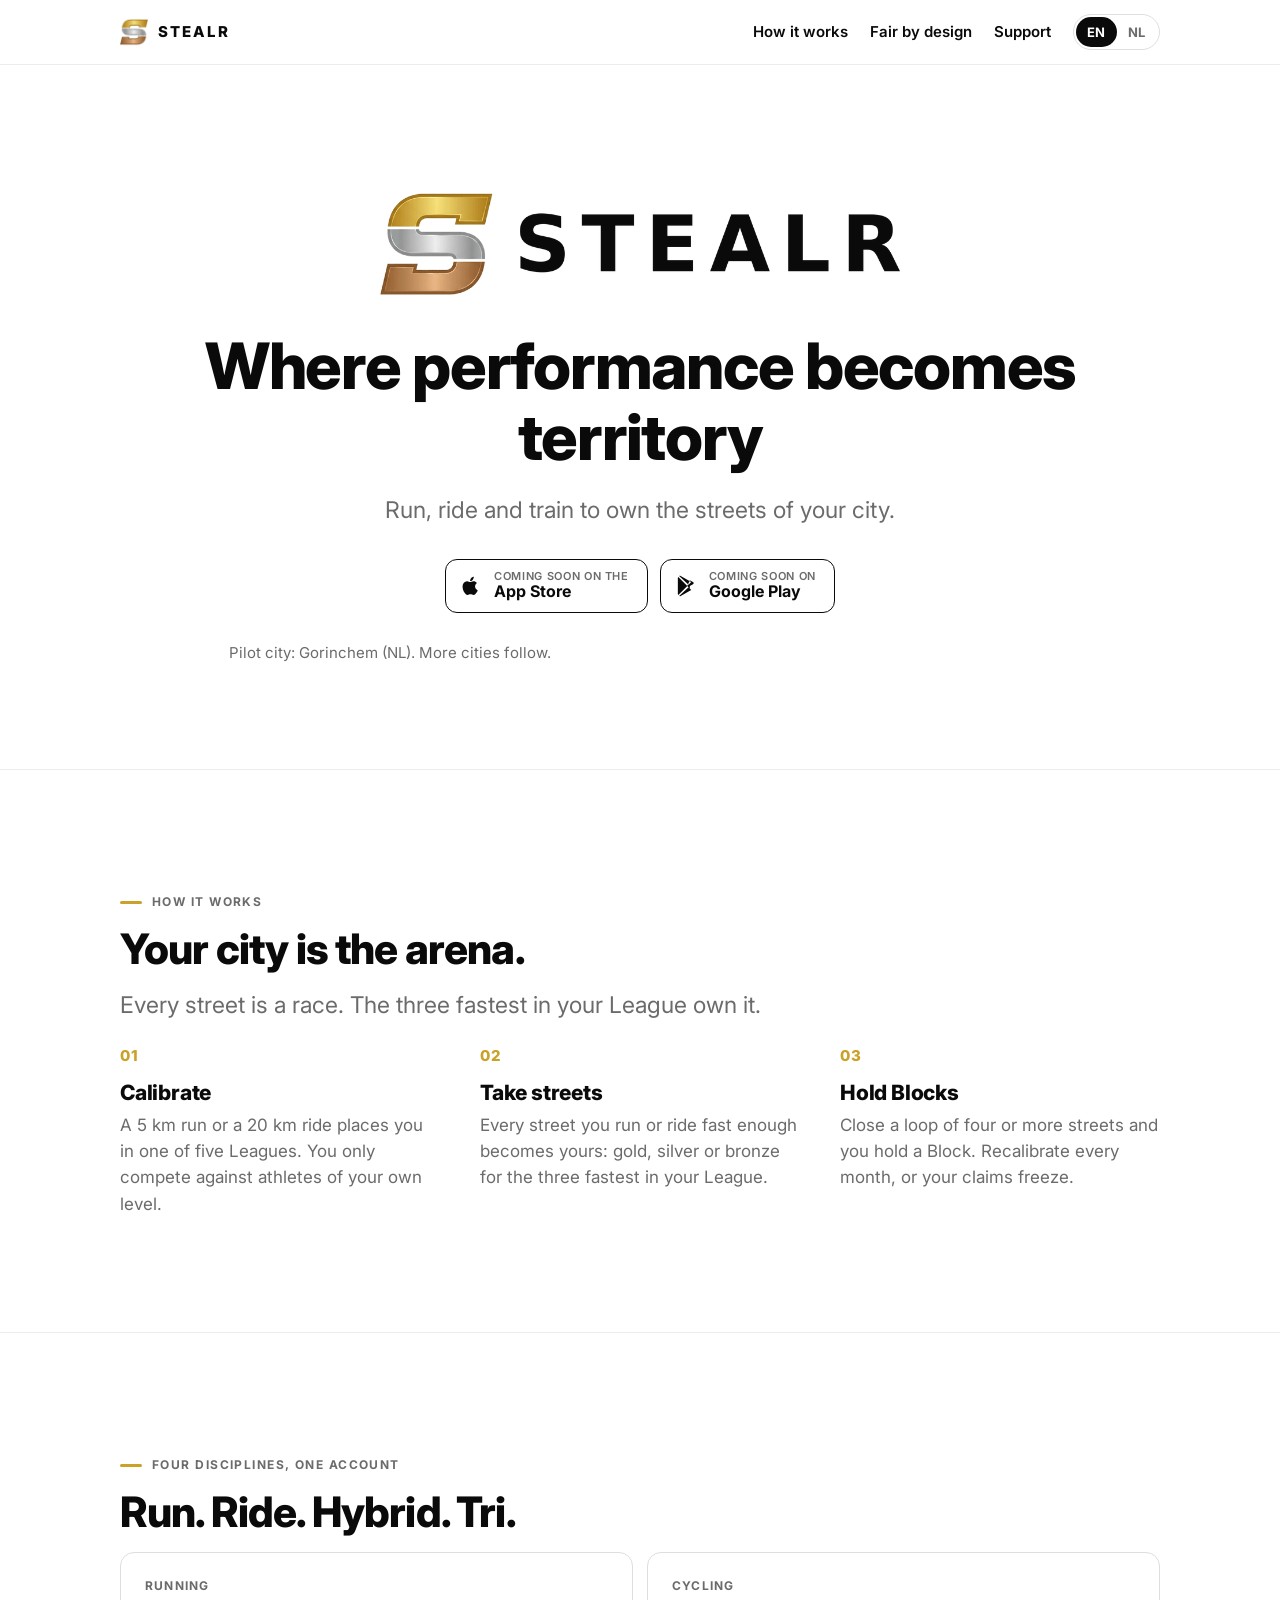
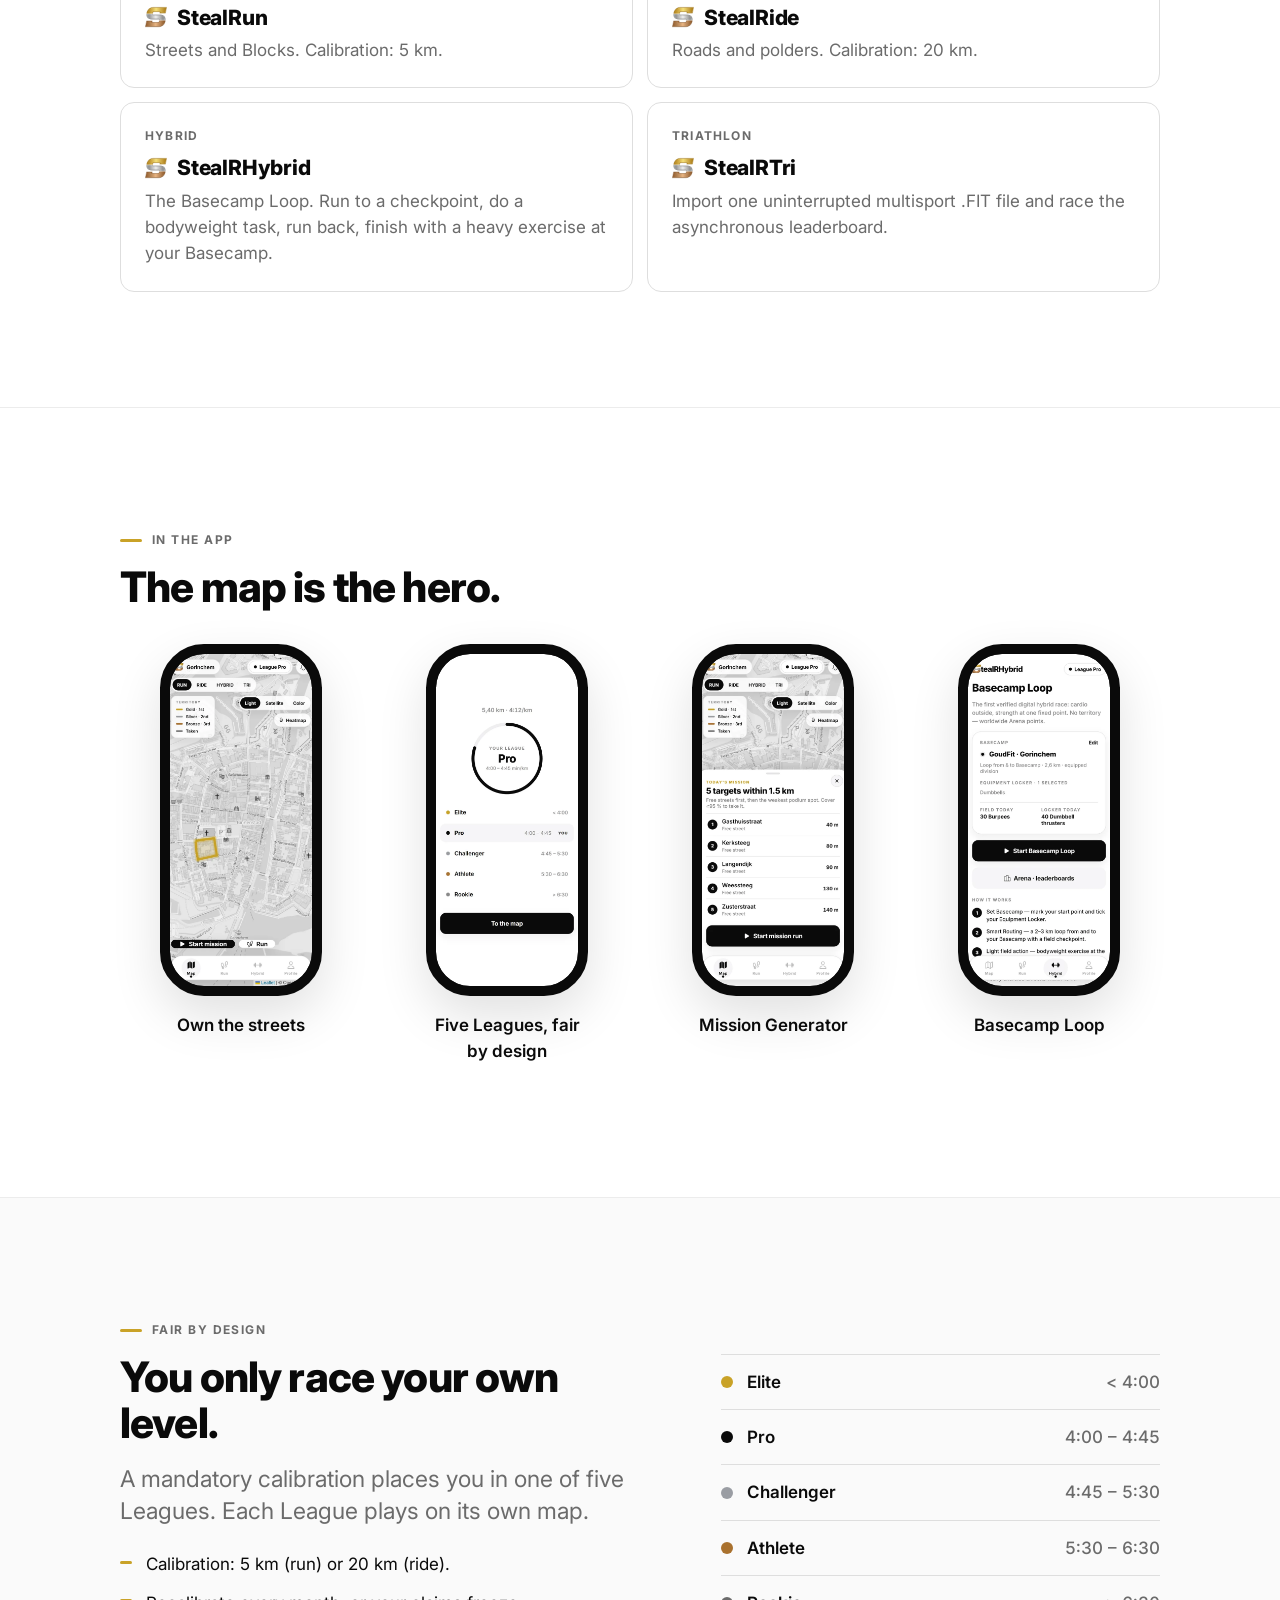
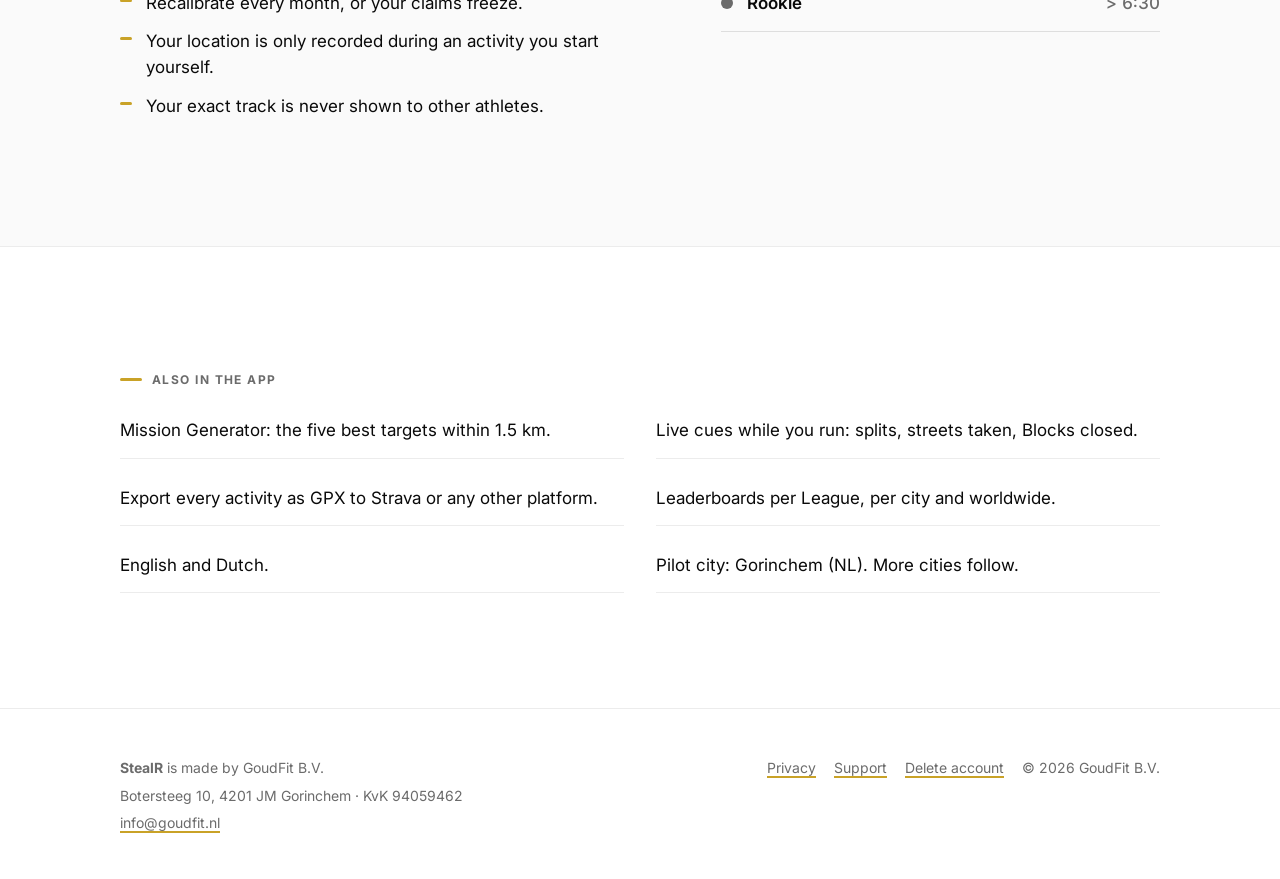
<file: index.html>
<!DOCTYPE html>
<html lang="en">
<head>
<meta charset="utf-8">
<meta name="viewport" content="width=device-width, initial-scale=1">
<title>StealR — Where performance becomes territory</title>
<meta name="description" content="StealR turns your city into an arena. Run, ride and train to own the streets of your city. Five Leagues, fair by design.">
<!-- DOMAIN: vervang https://stealr.app/ overal in site/ zodra het domein vaststaat -->
<link rel="canonical" href="https://stealr.app/">
<meta property="og:type" content="website">
<meta property="og:title" content="StealR — Where performance becomes territory">
<meta property="og:description" content="Run, ride and train to own the streets of your city.">
<meta property="og:image" content="https://stealr.app/img/og-image.png">
<meta property="og:image:width" content="1200">
<meta property="og:image:height" content="630">
<meta property="og:url" content="https://stealr.app/">
<meta name="twitter:card" content="summary_large_image">
<meta name="theme-color" content="#FFFFFF">
<link rel="icon" href="favicon.ico" sizes="32x32">
<link rel="icon" href="img/favicon-32.png" type="image/png" sizes="32x32">
<link rel="apple-touch-icon" href="img/apple-touch-icon.png">
<link rel="preconnect" href="https://fonts.googleapis.com">
<link rel="preconnect" href="https://fonts.gstatic.com" crossorigin>
<link rel="stylesheet" href="https://fonts.googleapis.com/css2?family=Inter:wght@400;500;600;700;800&display=swap">
<link rel="stylesheet" href="css/site.css">
<script src="js/lang.js"></script>
</head>
<body>

<header class="top">
  <div class="wrap">
    <a class="brand" href="./" aria-label="StealR home"><img src="img/logo-s.png" alt="" width="28" height="28">STEALR</a>
    <nav class="nav" aria-label="Site">
      <a class="hide-s" href="#how"><span class="en">How it works</span><span class="nl" lang="nl">Hoe het werkt</span></a>
      <a class="hide-s" href="#fair"><span class="en">Fair by design</span><span class="nl" lang="nl">Eerlijk van opzet</span></a>
      <a href="support.html">Support</a>
      <div class="lang" role="group" aria-label="Language">
        <button type="button" data-lang="en" aria-pressed="true" lang="en">EN</button>
        <button type="button" data-lang="nl" aria-pressed="false" lang="nl">NL</button>
      </div>
    </nav>
  </div>
</header>

<main>

<section class="hero">
  <div class="wrap">
    <img class="wordmark" src="img/wordmark.png" alt="StealR" width="900" height="202">
    <h1>
      <span class="en">Where performance becomes territory</span>
      <span class="nl" lang="nl">Waar prestatie gebied wordt</span>
    </h1>
    <p class="lead">
      <span class="en">Run, ride and train to own the streets of your city.</span>
      <span class="nl" lang="nl">Ren, fiets en train om de straten van je stad te bezitten.</span>
    </p>
    <ul class="badges" aria-label="App stores">
      <li><span class="badge"><svg viewBox="0 0 24 24" aria-hidden="true" fill="currentColor"><path d="M16.4 12.6c0-2.5 2-3.7 2.1-3.8-1.2-1.7-3-1.9-3.6-2-1.5-.2-3 .9-3.8.9-.8 0-2-.9-3.3-.9-1.7 0-3.2 1-4.1 2.5-1.8 3.1-.5 7.6 1.3 10.1.9 1.2 1.9 2.6 3.2 2.5 1.3-.1 1.8-.8 3.3-.8s2 .8 3.3.8c1.4 0 2.3-1.2 3.1-2.5 1-1.4 1.4-2.8 1.4-2.9-.1 0-2.9-1.1-2.9-3.9zM14 5.2c.7-.8 1.2-2 1-3.2-1 0-2.2.7-2.9 1.5-.6.7-1.2 1.9-1.1 3.1 1.2.1 2.3-.6 3-1.4z"/></svg><span><small><span class="en">Coming soon on the</span><span class="nl" lang="nl">Binnenkort in de</span></small><b>App Store</b></span></span></li>
      <li><span class="badge"><svg viewBox="0 0 24 24" aria-hidden="true" fill="currentColor"><path d="M3.6 2.2 13.4 12l-9.8 9.8c-.3-.2-.5-.6-.5-1.1V3.3c0-.5.2-.9.5-1.1zm11.2 11.2 2.9 2.9-11.5 6.6c-.6.3-1.2.3-1.7.1l10.3-9.6zm0-2.8L4.5 1c.5-.2 1.1-.2 1.7.1l11.5 6.6-2.9 2.9zm1.4 1.4 3.4-2c1.1-.6 1.1-1.6 0-2.3l-3.4-2L13.4 12l2.8 2.9z"/></svg><span><small><span class="en">Coming soon on</span><span class="nl" lang="nl">Binnenkort op</span></small><b>Google Play</b></span></span></li>
    </ul>
    <p class="pilot">
      <span class="en">Pilot city: Gorinchem (NL). More cities follow.</span>
      <span class="nl" lang="nl">Pilotstad: Gorinchem. Meer steden volgen.</span>
    </p>
  </div>
</section>

<section id="how">
  <div class="wrap">
    <p class="eyebrow"><span class="en">How it works</span><span class="nl" lang="nl">Hoe het werkt</span></p>
    <h2><span class="en">Your city is the arena.</span><span class="nl" lang="nl">Je stad is de arena.</span></h2>
    <p class="lead">
      <span class="en">Every street is a race. The three fastest in your League own it.</span>
      <span class="nl" lang="nl">Elke straat is een race. De drie snelsten in jouw League bezitten haar.</span>
    </p>
    <ol class="steps">
      <li>
        <h3><span class="en">Calibrate</span><span class="nl" lang="nl">Kalibreer</span></h3>
        <p><span class="en">A 5 km run or a 20 km ride places you in one of five Leagues. You only compete against athletes of your own level.</span><span class="nl" lang="nl">Een run van 5 km of een rit van 20 km plaatst je in een van vijf Leagues. Je strijdt alleen tegen atleten van je eigen niveau.</span></p>
      </li>
      <li>
        <h3><span class="en">Take streets</span><span class="nl" lang="nl">Pak straten</span></h3>
        <p><span class="en">Every street you run or ride fast enough becomes yours: gold, silver or bronze for the three fastest in your League.</span><span class="nl" lang="nl">Elke straat die je snel genoeg rent of fietst wordt van jou: goud, zilver of brons voor de drie snelsten in jouw League.</span></p>
      </li>
      <li>
        <h3><span class="en">Hold Blocks</span><span class="nl" lang="nl">Bezit Blocks</span></h3>
        <p><span class="en">Close a loop of four or more streets and you hold a Block. Recalibrate every month, or your claims freeze.</span><span class="nl" lang="nl">Sluit een lus van vier of meer straten en je bezit een Block. Herkalibreer elke maand, anders bevriezen je claims.</span></p>
      </li>
    </ol>
  </div>
</section>

<section id="disciplines">
  <div class="wrap">
    <p class="eyebrow"><span class="en">Four disciplines, one account</span><span class="nl" lang="nl">Vier disciplines, één account</span></p>
    <h2><span class="en">Run. Ride. Hybrid. Tri.</span><span class="nl" lang="nl">Run. Ride. Hybrid. Tri.</span></h2>
    <ul class="disc">
      <li>
        <p class="tag"><span class="en">Running</span><span class="nl" lang="nl">Hardlopen</span></p>
        <h3><img src="img/logo-s.png" alt="" width="22" height="22">StealRun</h3>
        <p><span class="en">Streets and Blocks. Calibration: 5 km.</span><span class="nl" lang="nl">Straten en Blocks. Kalibratie: 5 km.</span></p>
      </li>
      <li>
        <p class="tag"><span class="en">Cycling</span><span class="nl" lang="nl">Fietsen</span></p>
        <h3><img src="img/logo-s.png" alt="" width="22" height="22">StealRide</h3>
        <p><span class="en">Roads and polders. Calibration: 20 km.</span><span class="nl" lang="nl">Wegen en polders. Kalibratie: 20 km.</span></p>
      </li>
      <li>
        <p class="tag"><span class="en">Hybrid</span><span class="nl" lang="nl">Hybride</span></p>
        <h3><img src="img/logo-s.png" alt="" width="22" height="22">StealRHybrid</h3>
        <p><span class="en">The Basecamp Loop. Run to a checkpoint, do a bodyweight task, run back, finish with a heavy exercise at your Basecamp.</span><span class="nl" lang="nl">De Basecamp Loop. Ren naar een checkpoint, doe een bodyweight-opdracht, ren terug en sluit af met een zware oefening bij je Basecamp.</span></p>
      </li>
      <li>
        <p class="tag"><span class="en">Triathlon</span><span class="nl" lang="nl">Triatlon</span></p>
        <h3><img src="img/logo-s.png" alt="" width="22" height="22">StealRTri</h3>
        <p><span class="en">Import one uninterrupted multisport .FIT file and race the asynchronous leaderboard.</span><span class="nl" lang="nl">Importeer één ononderbroken multisport-.FIT en race op de asynchrone ranglijst.</span></p>
      </li>
    </ul>
  </div>
</section>

<section id="app">
  <div class="wrap">
    <p class="eyebrow"><span class="en">In the app</span><span class="nl" lang="nl">In de app</span></p>
    <h2><span class="en">The map is the hero.</span><span class="nl" lang="nl">De kaart is de held.</span></h2>
    <ul class="phones">
      <li><figure>
        <div class="phone"><img src="img/01-map.webp" alt="StealR map of Gorinchem with a gold Block in the city centre" width="600" height="1305" loading="lazy"></div>
        <figcaption><span class="en">Own the streets</span><span class="nl" lang="nl">Bezit de straten</span></figcaption>
      </figure></li>
      <li><figure>
        <div class="phone"><img src="img/02-league.webp" alt="Calibration result: your League is Pro, 4:00 to 4:45 min/km" width="600" height="1305" loading="lazy"></div>
        <figcaption><span class="en">Five Leagues, fair by design</span><span class="nl" lang="nl">Vijf Leagues, eerlijk van opzet</span></figcaption>
      </figure></li>
      <li><figure>
        <div class="phone"><img src="img/03-mission.webp" alt="Mission Generator: five targets within 1.5 km, listed by distance" width="600" height="1305" loading="lazy"></div>
        <figcaption><span class="en">Mission Generator</span><span class="nl" lang="nl">Mission Generator</span></figcaption>
      </figure></li>
      <li><figure>
        <div class="phone"><img src="img/04-hybrid.webp" alt="StealRHybrid Basecamp Loop setup with Equipment Locker" width="600" height="1305" loading="lazy"></div>
        <figcaption><span class="en">Basecamp Loop</span><span class="nl" lang="nl">Basecamp Loop</span></figcaption>
      </figure></li>
    </ul>
  </div>
</section>

<section id="fair" class="fair">
  <div class="wrap">
    <p class="eyebrow"><span class="en">Fair by design</span><span class="nl" lang="nl">Eerlijk van opzet</span></p>
    <div class="grid">
      <div>
        <h2><span class="en">You only race your own level.</span><span class="nl" lang="nl">Je racet alleen tegen je eigen niveau.</span></h2>
        <p class="lead">
          <span class="en">A mandatory calibration places you in one of five Leagues. Each League plays on its own map.</span>
          <span class="nl" lang="nl">Een verplichte kalibratie plaatst je in een van vijf Leagues. Elke League speelt op een eigen kaart.</span>
        </p>
        <ul class="facts">
          <li><span class="en">Calibration: 5 km (run) or 20 km (ride).</span><span class="nl" lang="nl">Kalibratie: 5 km (run) of 20 km (rit).</span></li>
          <li><span class="en">Recalibrate every month, or your claims freeze.</span><span class="nl" lang="nl">Herkalibreer elke maand, anders bevriezen je claims.</span></li>
          <li><span class="en">Your location is only recorded during an activity you start yourself.</span><span class="nl" lang="nl">Je locatie wordt alleen opgenomen tijdens een activiteit die je zelf start.</span></li>
          <li><span class="en">Your exact track is never shown to other athletes.</span><span class="nl" lang="nl">Je exacte spoor is nooit zichtbaar voor andere atleten.</span></li>
        </ul>
      </div>
      <ul class="leagues" aria-label="Leagues (StealRun, min/km)">
        <li><span class="dot gold"></span><span>Elite</span><span>&lt; 4:00</span></li>
        <li><span class="dot ink"></span><span>Pro</span><span>4:00 – 4:45</span></li>
        <li><span class="dot silver"></span><span>Challenger</span><span>4:45 – 5:30</span></li>
        <li><span class="dot bronze"></span><span>Athlete</span><span>5:30 – 6:30</span></li>
        <li><span class="dot"></span><span>Rookie</span><span>&gt; 6:30</span></li>
      </ul>
    </div>
  </div>
</section>

<section id="more">
  <div class="wrap">
    <p class="eyebrow"><span class="en">Also in the app</span><span class="nl" lang="nl">Verder in de app</span></p>
    <ul class="also">
      <li><span class="en">Mission Generator: the five best targets within 1.5 km.</span><span class="nl" lang="nl">Mission Generator: de vijf beste doelen binnen 1,5 km.</span></li>
      <li><span class="en">Live cues while you run: splits, streets taken, Blocks closed.</span><span class="nl" lang="nl">Live aanwijzingen tijdens je run: splits, gepakte straten, gesloten Blocks.</span></li>
      <li><span class="en">Export every activity as GPX to Strava or any other platform.</span><span class="nl" lang="nl">Exporteer elke activiteit als GPX naar Strava of een ander platform.</span></li>
      <li><span class="en">Leaderboards per League, per city and worldwide.</span><span class="nl" lang="nl">Ranglijsten per League, per stad en wereldwijd.</span></li>
      <li><span class="en">English and Dutch.</span><span class="nl" lang="nl">Engels en Nederlands.</span></li>
      <li><span class="en">Pilot city: Gorinchem (NL). More cities follow.</span><span class="nl" lang="nl">Pilotstad: Gorinchem. Meer steden volgen.</span></li>
    </ul>
  </div>
</section>

</main>

<footer>
  <div class="wrap">
    <address>
      <p><strong>StealR</strong> <span class="en">is made by</span><span class="nl" lang="nl">wordt gemaakt door</span> GoudFit B.V.</p>
      <p>Botersteeg 10, 4201 JM Gorinchem · KvK 94059462</p>
      <p><a href="mailto:info@goudfit.nl">info@goudfit.nl</a></p>
    </address>
    <nav aria-label="Legal">
      <a href="privacy.html">Privacy</a>
      <a href="support.html">Support</a>
      <a href="privacy.html#delete-account" class="en">Delete account</a><a href="privacy.html#account-verwijderen" class="nl" lang="nl">Account verwijderen</a>
      <span>© 2026 GoudFit B.V.</span>
    </nav>
  </div>
</footer>

</body>
</html>
</file>
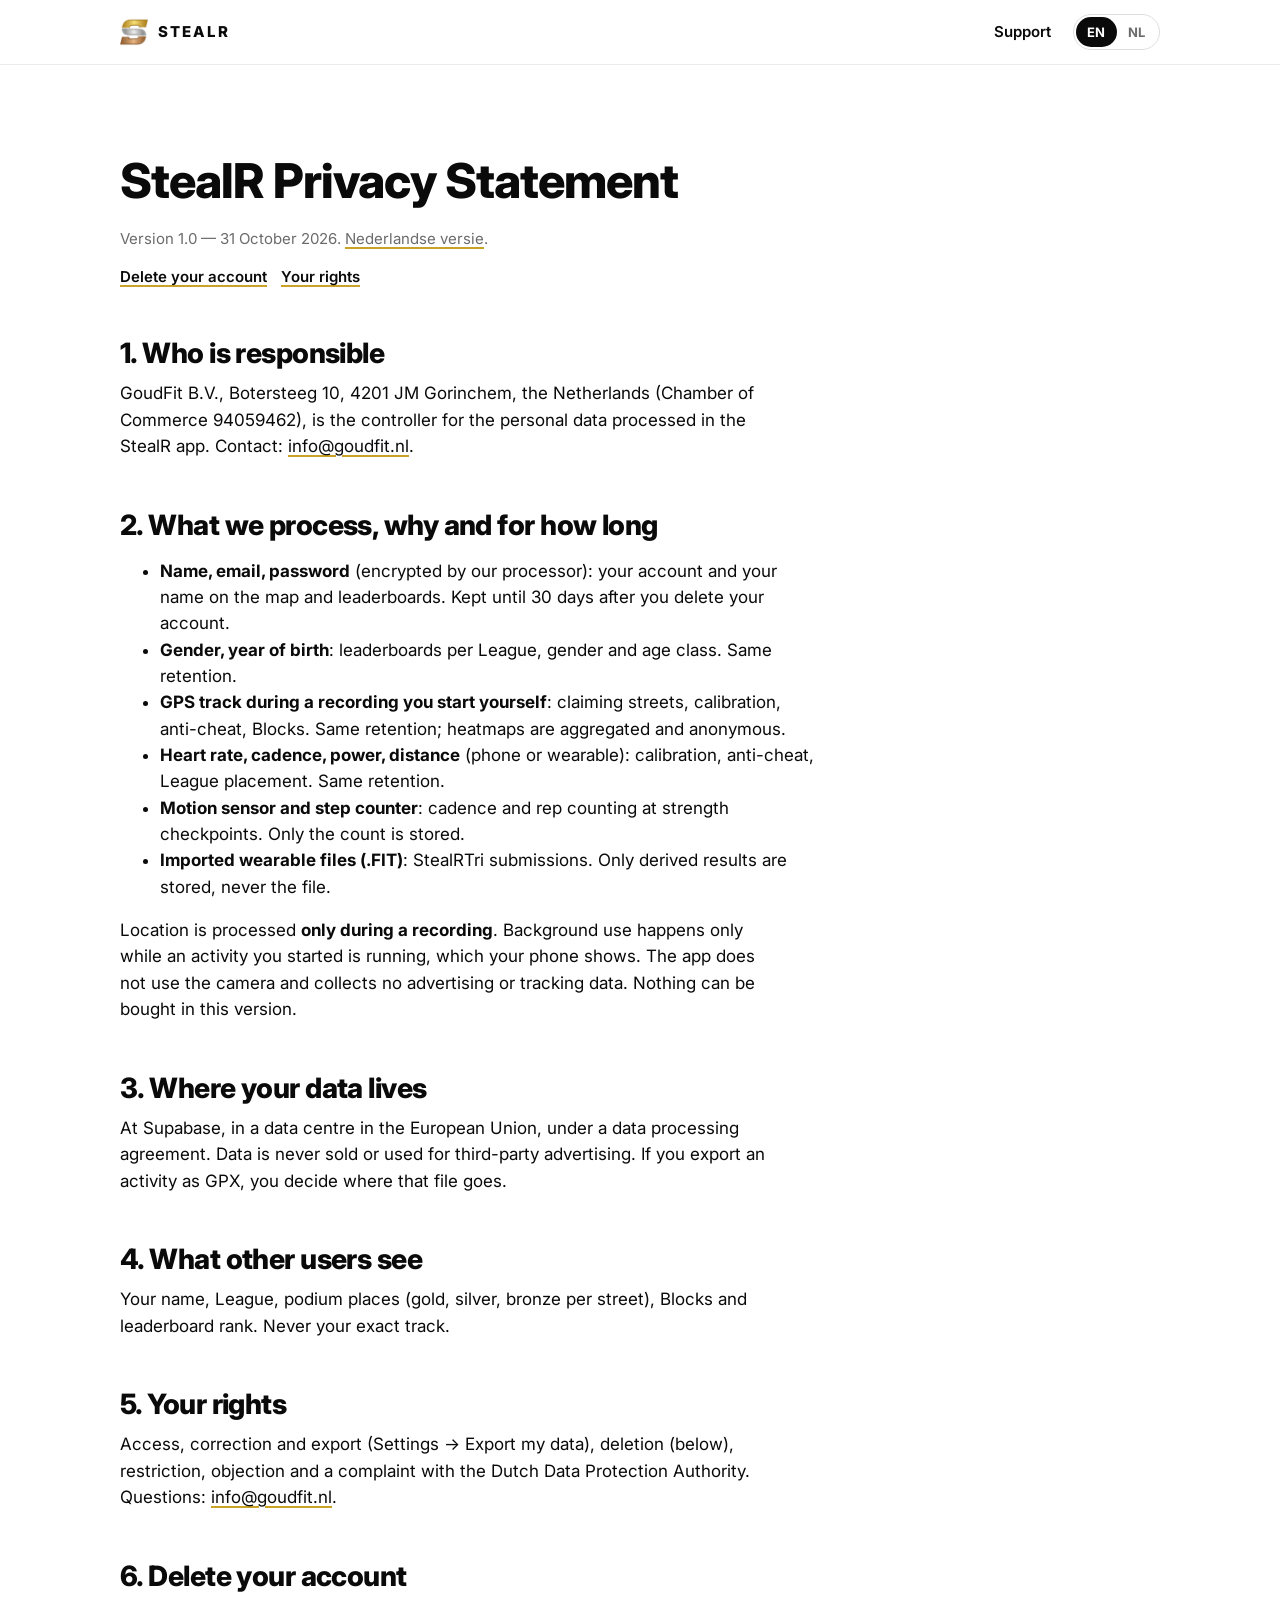
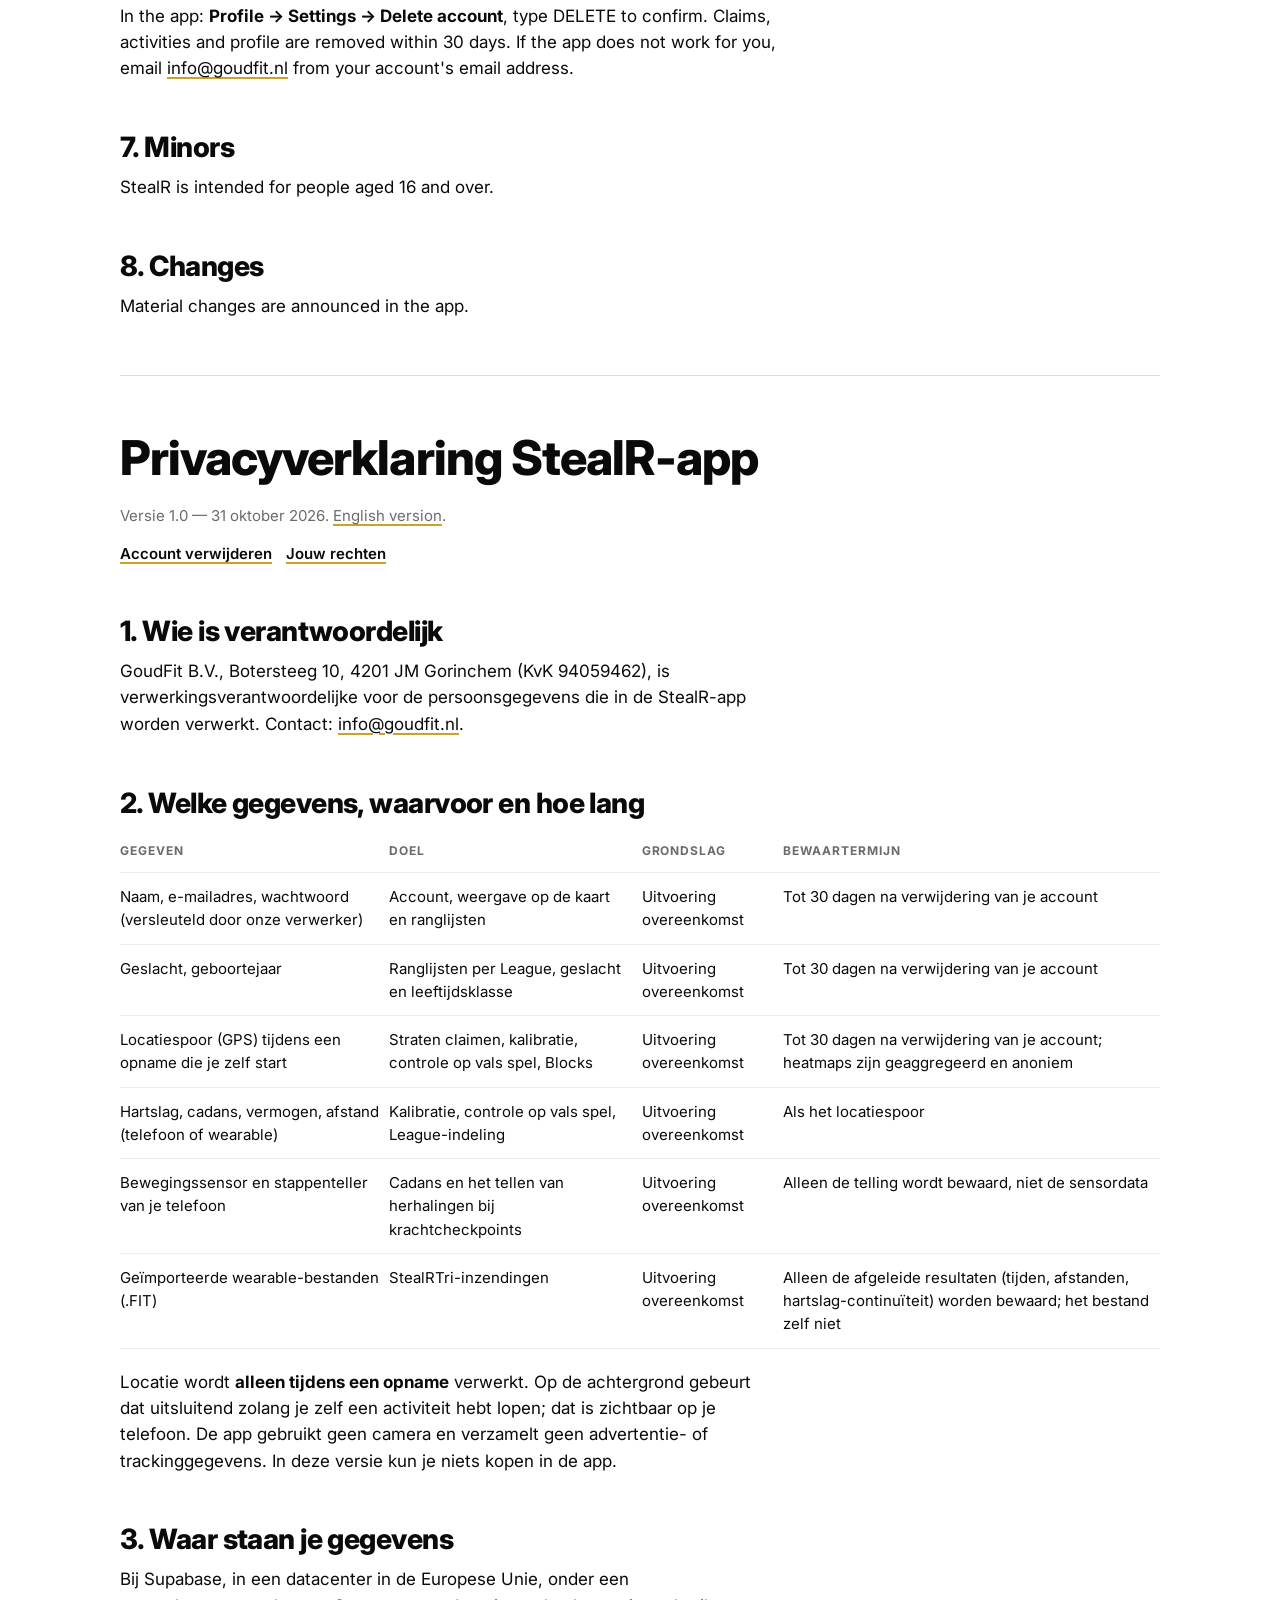
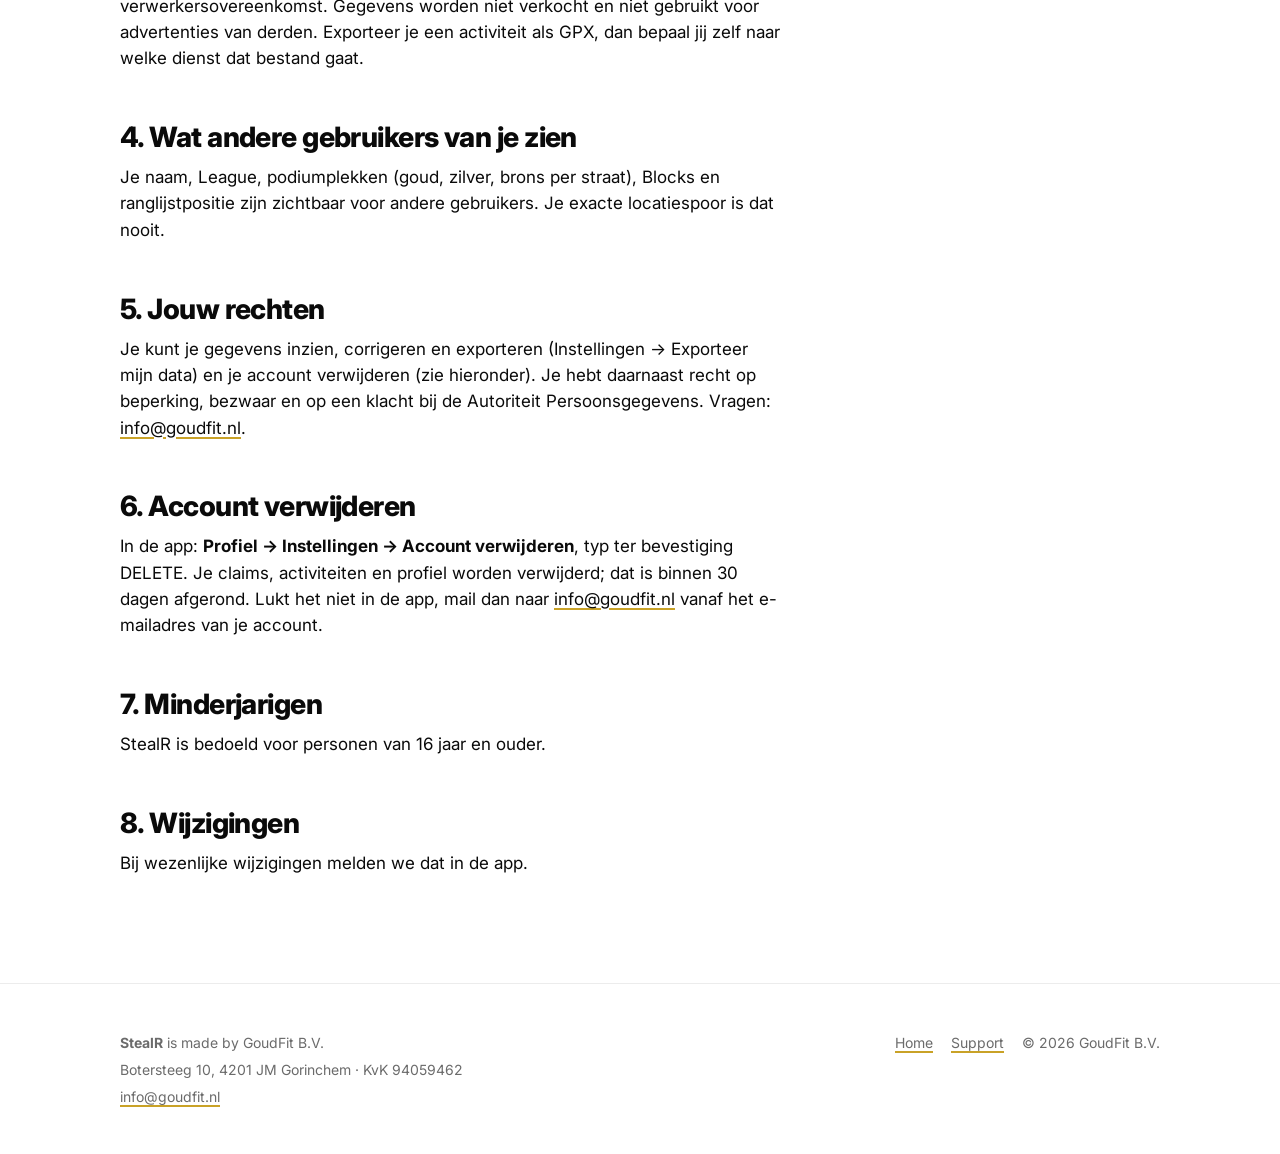
<file: privacy.html>
<!DOCTYPE html>
<html lang="en">
<head>
<meta charset="utf-8">
<meta name="viewport" content="width=device-width, initial-scale=1">
<title>Privacy — StealR</title>
<meta name="description" content="StealR privacy statement (English and Dutch), including how to delete your account.">
<!-- DOMAIN: vervang https://stealr.app/ overal in site/ zodra het domein vaststaat -->
<link rel="canonical" href="https://stealr.app/privacy.html">
<meta property="og:title" content="Privacy — StealR">
<meta property="og:image" content="https://stealr.app/img/og-image.png">
<link rel="icon" href="favicon.ico" sizes="32x32">
<link rel="apple-touch-icon" href="img/apple-touch-icon.png">
<link rel="preconnect" href="https://fonts.googleapis.com">
<link rel="preconnect" href="https://fonts.gstatic.com" crossorigin>
<link rel="stylesheet" href="https://fonts.googleapis.com/css2?family=Inter:wght@400;500;600;700;800&display=swap">
<link rel="stylesheet" href="css/site.css">
<script src="js/lang.js"></script>
<style>
  /* Beide talen staan altijd op de pagina (de stores linken naar vaste ankers);
     de gekozen taal komt bovenaan. */
  .doc .wrap { display: flex; flex-direction: column; }
  html.nl .block-nl { order: -1; }
  .block-nl hr { display: none; }
  html.nl .block-en hr { display: none; }
  html.nl .block-nl hr { display: block; }
</style>
</head>
<body>

<header class="top">
  <div class="wrap">
    <a class="brand" href="./" aria-label="StealR home"><img src="img/logo-s.png" alt="" width="28" height="28">STEALR</a>
    <nav class="nav" aria-label="Site">
      <a href="support.html">Support</a>
      <div class="lang" role="group" aria-label="Language">
        <button type="button" data-lang="en" aria-pressed="true" lang="en">EN</button>
        <button type="button" data-lang="nl" aria-pressed="false" lang="nl">NL</button>
      </div>
    </nav>
  </div>
</header>

<main class="doc">
<div class="wrap">

<article class="block-en" lang="en">
<h1>StealR Privacy Statement</h1>
<p class="meta">Version 1.0 — 31 October 2026. <a href="#nl">Nederlandse versie</a>.</p>
<ul class="jump" aria-label="Sections">
  <li><a href="#delete-account">Delete your account</a></li>
  <li><a href="#rights">Your rights</a></li>
</ul>

<h2>1. Who is responsible</h2>
<p>GoudFit B.V., Botersteeg 10, 4201 JM Gorinchem, the Netherlands (Chamber of Commerce 94059462), is the controller for the personal data processed in the StealR app. Contact: <a href="mailto:info@goudfit.nl">info@goudfit.nl</a>.</p>

<h2>2. What we process, why and for how long</h2>
<ul>
  <li><strong>Name, email, password</strong> (encrypted by our processor): your account and your name on the map and leaderboards. Kept until 30 days after you delete your account.</li>
  <li><strong>Gender, year of birth</strong>: leaderboards per League, gender and age class. Same retention.</li>
  <li><strong>GPS track during a recording you start yourself</strong>: claiming streets, calibration, anti-cheat, Blocks. Same retention; heatmaps are aggregated and anonymous.</li>
  <li><strong>Heart rate, cadence, power, distance</strong> (phone or wearable): calibration, anti-cheat, League placement. Same retention.</li>
  <li><strong>Motion sensor and step counter</strong>: cadence and rep counting at strength checkpoints. Only the count is stored.</li>
  <li><strong>Imported wearable files (.FIT)</strong>: StealRTri submissions. Only derived results are stored, never the file.</li>
</ul>
<p>Location is processed <strong>only during a recording</strong>. Background use happens only while an activity you started is running, which your phone shows. The app does not use the camera and collects no advertising or tracking data. Nothing can be bought in this version.</p>

<h2>3. Where your data lives</h2>
<p>At Supabase, in a data centre in the European Union, under a data processing agreement. Data is never sold or used for third-party advertising. If you export an activity as GPX, you decide where that file goes.</p>

<h2>4. What other users see</h2>
<p>Your name, League, podium places (gold, silver, bronze per street), Blocks and leaderboard rank. Never your exact track.</p>

<h2 id="rights">5. Your rights</h2>
<p>Access, correction and export (Settings → Export my data), deletion (below), restriction, objection and a complaint with the Dutch Data Protection Authority. Questions: <a href="mailto:info@goudfit.nl">info@goudfit.nl</a>.</p>

<h2 id="delete-account">6. Delete your account</h2>
<p>In the app: <strong>Profile → Settings → Delete account</strong>, type DELETE to confirm. Claims, activities and profile are removed within 30 days. If the app does not work for you, email <a href="mailto:info@goudfit.nl">info@goudfit.nl</a> from your account's email address.</p>

<h2>7. Minors</h2>
<p>StealR is intended for people aged 16 and over.</p>

<h2>8. Changes</h2>
<p>Material changes are announced in the app.</p>
<hr>
</article>

<article class="block-nl" lang="nl" id="nl">
<h1>Privacyverklaring StealR-app</h1>
<p class="meta">Versie 1.0 — 31 oktober 2026. <a href="#delete-account">English version</a>.</p>
<ul class="jump" aria-label="Onderdelen">
  <li><a href="#account-verwijderen">Account verwijderen</a></li>
  <li><a href="#rechten">Jouw rechten</a></li>
</ul>

<h2>1. Wie is verantwoordelijk</h2>
<p>GoudFit B.V., Botersteeg 10, 4201 JM Gorinchem (KvK 94059462), is verwerkingsverantwoordelijke voor de persoonsgegevens die in de StealR-app worden verwerkt. Contact: <a href="mailto:info@goudfit.nl">info@goudfit.nl</a>.</p>

<h2>2. Welke gegevens, waarvoor en hoe lang</h2>
<table>
<thead><tr><th>Gegeven</th><th>Doel</th><th>Grondslag</th><th>Bewaartermijn</th></tr></thead>
<tbody>
<tr><td data-label="Gegeven">Naam, e-mailadres, wachtwoord (versleuteld door onze verwerker)</td><td data-label="Doel">Account, weergave op de kaart en ranglijsten</td><td data-label="Grondslag">Uitvoering overeenkomst</td><td data-label="Bewaartermijn">Tot 30 dagen na verwijdering van je account</td></tr>
<tr><td data-label="Gegeven">Geslacht, geboortejaar</td><td data-label="Doel">Ranglijsten per League, geslacht en leeftijdsklasse</td><td data-label="Grondslag">Uitvoering overeenkomst</td><td data-label="Bewaartermijn">Tot 30 dagen na verwijdering van je account</td></tr>
<tr><td data-label="Gegeven">Locatiespoor (GPS) tijdens een opname die je zelf start</td><td data-label="Doel">Straten claimen, kalibratie, controle op vals spel, Blocks</td><td data-label="Grondslag">Uitvoering overeenkomst</td><td data-label="Bewaartermijn">Tot 30 dagen na verwijdering van je account; heatmaps zijn geaggregeerd en anoniem</td></tr>
<tr><td data-label="Gegeven">Hartslag, cadans, vermogen, afstand (telefoon of wearable)</td><td data-label="Doel">Kalibratie, controle op vals spel, League-indeling</td><td data-label="Grondslag">Uitvoering overeenkomst</td><td data-label="Bewaartermijn">Als het locatiespoor</td></tr>
<tr><td data-label="Gegeven">Bewegingssensor en stappenteller van je telefoon</td><td data-label="Doel">Cadans en het tellen van herhalingen bij krachtcheckpoints</td><td data-label="Grondslag">Uitvoering overeenkomst</td><td data-label="Bewaartermijn">Alleen de telling wordt bewaard, niet de sensordata</td></tr>
<tr><td data-label="Gegeven">Geïmporteerde wearable-bestanden (.FIT)</td><td data-label="Doel">StealRTri-inzendingen</td><td data-label="Grondslag">Uitvoering overeenkomst</td><td data-label="Bewaartermijn">Alleen de afgeleide resultaten (tijden, afstanden, hartslag-continuïteit) worden bewaard; het bestand zelf niet</td></tr>
</tbody>
</table>
<p>Locatie wordt <strong>alleen tijdens een opname</strong> verwerkt. Op de achtergrond gebeurt dat uitsluitend zolang je zelf een activiteit hebt lopen; dat is zichtbaar op je telefoon. De app gebruikt geen camera en verzamelt geen advertentie- of trackinggegevens. In deze versie kun je niets kopen in de app.</p>

<h2>3. Waar staan je gegevens</h2>
<p>Bij Supabase, in een datacenter in de Europese Unie, onder een verwerkersovereenkomst. Gegevens worden niet verkocht en niet gebruikt voor advertenties van derden. Exporteer je een activiteit als GPX, dan bepaal jij zelf naar welke dienst dat bestand gaat.</p>

<h2>4. Wat andere gebruikers van je zien</h2>
<p>Je naam, League, podiumplekken (goud, zilver, brons per straat), Blocks en ranglijstpositie zijn zichtbaar voor andere gebruikers. Je exacte locatiespoor is dat nooit.</p>

<h2 id="rechten">5. Jouw rechten</h2>
<p>Je kunt je gegevens inzien, corrigeren en exporteren (Instellingen → Exporteer mijn data) en je account verwijderen (zie hieronder). Je hebt daarnaast recht op beperking, bezwaar en op een klacht bij de Autoriteit Persoonsgegevens. Vragen: <a href="mailto:info@goudfit.nl">info@goudfit.nl</a>.</p>

<h2 id="account-verwijderen">6. Account verwijderen</h2>
<p>In de app: <strong>Profiel → Instellingen → Account verwijderen</strong>, typ ter bevestiging DELETE. Je claims, activiteiten en profiel worden verwijderd; dat is binnen 30 dagen afgerond. Lukt het niet in de app, mail dan naar <a href="mailto:info@goudfit.nl">info@goudfit.nl</a> vanaf het e-mailadres van je account.</p>

<h2>7. Minderjarigen</h2>
<p>StealR is bedoeld voor personen van 16 jaar en ouder.</p>

<h2>8. Wijzigingen</h2>
<p>Bij wezenlijke wijzigingen melden we dat in de app.</p>
<hr>
</article>

</div>
</main>

<footer>
  <div class="wrap">
    <address>
      <p><strong>StealR</strong> <span class="en">is made by</span><span class="nl" lang="nl">wordt gemaakt door</span> GoudFit B.V.</p>
      <p>Botersteeg 10, 4201 JM Gorinchem · KvK 94059462</p>
      <p><a href="mailto:info@goudfit.nl">info@goudfit.nl</a></p>
    </address>
    <nav aria-label="Legal">
      <a href="./"><span class="en">Home</span><span class="nl" lang="nl">Home</span></a>
      <a href="support.html">Support</a>
      <span>© 2026 GoudFit B.V.</span>
    </nav>
  </div>
</footer>

</body>
</html>
</file>
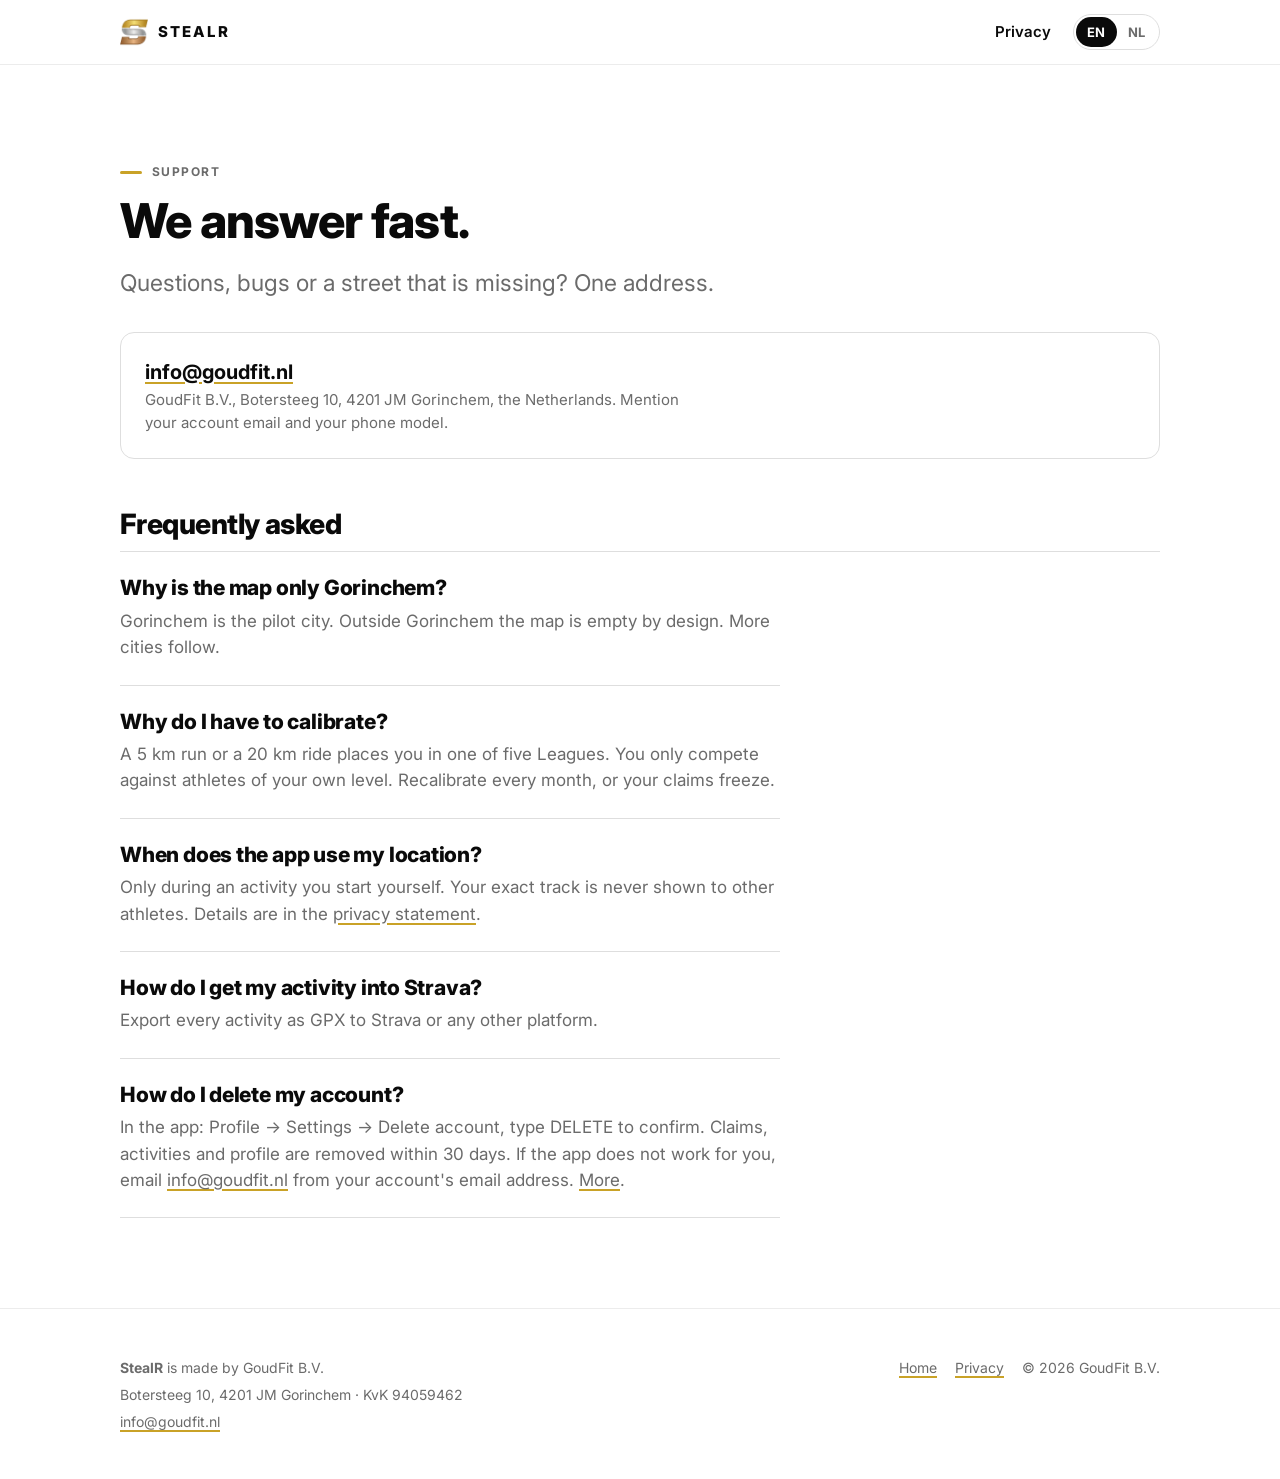
<file: support.html>
<!DOCTYPE html>
<html lang="en">
<head>
<meta charset="utf-8">
<meta name="viewport" content="width=device-width, initial-scale=1">
<title>Support — StealR</title>
<meta name="description" content="StealR support: contact, frequently asked questions and how to delete your account.">
<!-- DOMAIN: vervang https://stealr.app/ overal in site/ zodra het domein vaststaat -->
<link rel="canonical" href="https://stealr.app/support.html">
<meta property="og:title" content="Support — StealR">
<meta property="og:image" content="https://stealr.app/img/og-image.png">
<link rel="icon" href="favicon.ico" sizes="32x32">
<link rel="apple-touch-icon" href="img/apple-touch-icon.png">
<link rel="preconnect" href="https://fonts.googleapis.com">
<link rel="preconnect" href="https://fonts.gstatic.com" crossorigin>
<link rel="stylesheet" href="https://fonts.googleapis.com/css2?family=Inter:wght@400;500;600;700;800&display=swap">
<link rel="stylesheet" href="css/site.css">
<script src="js/lang.js"></script>
</head>
<body>

<header class="top">
  <div class="wrap">
    <a class="brand" href="./" aria-label="StealR home"><img src="img/logo-s.png" alt="" width="28" height="28">STEALR</a>
    <nav class="nav" aria-label="Site">
      <a href="privacy.html">Privacy</a>
      <div class="lang" role="group" aria-label="Language">
        <button type="button" data-lang="en" aria-pressed="true" lang="en">EN</button>
        <button type="button" data-lang="nl" aria-pressed="false" lang="nl">NL</button>
      </div>
    </nav>
  </div>
</header>

<main class="doc">
<div class="wrap">
  <p class="eyebrow">Support</p>
  <h1><span class="en">We answer fast.</span><span class="nl" lang="nl">We antwoorden snel.</span></h1>
  <p class="lead">
    <span class="en">Questions, bugs or a street that is missing? One address.</span>
    <span class="nl" lang="nl">Vragen, bugs of een straat die ontbreekt? Eén adres.</span>
  </p>

  <div class="contact">
    <p><a href="mailto:info@goudfit.nl">info@goudfit.nl</a></p>
    <p class="meta">
      <span class="en">GoudFit B.V., Botersteeg 10, 4201 JM Gorinchem, the Netherlands. Mention your account email and your phone model.</span>
      <span class="nl" lang="nl">GoudFit B.V., Botersteeg 10, 4201 JM Gorinchem. Vermeld het e-mailadres van je account en je telefoonmodel.</span>
    </p>
  </div>

  <h2><span class="en">Frequently asked</span><span class="nl" lang="nl">Veelgestelde vragen</span></h2>
  <ul class="faq">
    <li>
      <h3><span class="en">Why is the map only Gorinchem?</span><span class="nl" lang="nl">Waarom alleen Gorinchem op de kaart?</span></h3>
      <p><span class="en">Gorinchem is the pilot city. Outside Gorinchem the map is empty by design. More cities follow.</span><span class="nl" lang="nl">Gorinchem is de pilotstad. Buiten Gorinchem is de kaart bewust leeg. Meer steden volgen.</span></p>
    </li>
    <li>
      <h3><span class="en">Why do I have to calibrate?</span><span class="nl" lang="nl">Waarom moet ik kalibreren?</span></h3>
      <p><span class="en">A 5 km run or a 20 km ride places you in one of five Leagues. You only compete against athletes of your own level. Recalibrate every month, or your claims freeze.</span><span class="nl" lang="nl">Een run van 5 km of een rit van 20 km plaatst je in een van vijf Leagues. Je strijdt alleen tegen atleten van je eigen niveau. Herkalibreer elke maand, anders bevriezen je claims.</span></p>
    </li>
    <li>
      <h3><span class="en">When does the app use my location?</span><span class="nl" lang="nl">Wanneer gebruikt de app mijn locatie?</span></h3>
      <p><span class="en">Only during an activity you start yourself. Your exact track is never shown to other athletes. Details are in the <a href="privacy.html">privacy statement</a>.</span><span class="nl" lang="nl">Alleen tijdens een activiteit die je zelf start. Je exacte spoor is nooit zichtbaar voor andere atleten. Details staan in de <a href="privacy.html#nl">privacyverklaring</a>.</span></p>
    </li>
    <li>
      <h3><span class="en">How do I get my activity into Strava?</span><span class="nl" lang="nl">Hoe krijg ik mijn activiteit in Strava?</span></h3>
      <p><span class="en">Export every activity as GPX to Strava or any other platform.</span><span class="nl" lang="nl">Exporteer elke activiteit als GPX naar Strava of een ander platform.</span></p>
    </li>
    <li id="delete">
      <h3><span class="en">How do I delete my account?</span><span class="nl" lang="nl">Hoe verwijder ik mijn account?</span></h3>
      <p><span class="en">In the app: Profile → Settings → Delete account, type DELETE to confirm. Claims, activities and profile are removed within 30 days. If the app does not work for you, email <a href="mailto:info@goudfit.nl">info@goudfit.nl</a> from your account's email address. <a href="privacy.html#delete-account">More</a>.</span><span class="nl" lang="nl">In de app: Profiel → Instellingen → Account verwijderen, typ ter bevestiging DELETE. Je claims, activiteiten en profiel worden binnen 30 dagen verwijderd. Lukt het niet in de app, mail dan naar <a href="mailto:info@goudfit.nl">info@goudfit.nl</a> vanaf het e-mailadres van je account. <a href="privacy.html#account-verwijderen">Meer</a>.</span></p>
    </li>
  </ul>
</div>
</main>

<footer>
  <div class="wrap">
    <address>
      <p><strong>StealR</strong> <span class="en">is made by</span><span class="nl" lang="nl">wordt gemaakt door</span> GoudFit B.V.</p>
      <p>Botersteeg 10, 4201 JM Gorinchem · KvK 94059462</p>
      <p><a href="mailto:info@goudfit.nl">info@goudfit.nl</a></p>
    </address>
    <nav aria-label="Legal">
      <a href="./">Home</a>
      <a href="privacy.html">Privacy</a>
      <span>© 2026 GoudFit B.V.</span>
    </nav>
  </div>
</footer>

</body>
</html>
</file>
<file: css/site.css>
/* StealR site — Premium Light. Wit, inkt, één accent: goud. */
:root {
  --ink: #0A0A0A;
  --paper: #FFFFFF;
  --surface: #FAFAFA;
  --line: #ECECEC;
  --line2: #DEDEDE;
  --mute: #6B6B6B;      /* AA-contrast op wit (5.3:1) */
  --gold: #C9A227;
  --silver: #9A9DA3;
  --bronze: #A9712E;
  --measure: 60ch;
  --radius: 14px;
  --gutter: 20px;
  --max: 1080px;
}

*, *::before, *::after { box-sizing: border-box; }
html { -webkit-text-size-adjust: 100%; }

body {
  margin: 0;
  background: var(--paper);
  color: var(--ink);
  font-family: Inter, -apple-system, "Segoe UI", Roboto, Helvetica, Arial, sans-serif;
  font-size: 17px;
  line-height: 1.55;
  -webkit-font-smoothing: antialiased;
}

/* Taal: EN is standaard; NL verschijnt via html.nl */
body .nl { display: none; }
html.nl body .nl { display: revert; }
html.nl body .en { display: none; }

a { color: inherit; text-decoration: underline; text-decoration-color: var(--gold); text-underline-offset: 3px; text-decoration-thickness: 1.5px; }
a:hover { text-decoration-thickness: 2.5px; }
:focus-visible { outline: 3px solid var(--gold); outline-offset: 3px; border-radius: 4px; }

img { max-width: 100%; height: auto; display: block; }
[id] { scroll-margin-top: 84px; } /* onder de vaste kopbalk */

h1, h2, h3 { margin: 0 0 .4em; line-height: 1.1; letter-spacing: -0.02em; font-weight: 800; }
h1 { font-size: clamp(34px, 7vw, 64px); }
h2 { font-size: clamp(28px, 4.5vw, 42px); }
h3 { font-size: 21px; letter-spacing: -0.01em; }
p, li { max-width: var(--measure); }
p { margin: 0 0 1em; }
.lead { font-size: clamp(19px, 2.4vw, 23px); color: var(--mute); line-height: 1.4; }
.eyebrow {
  display: inline-flex; align-items: center; gap: 10px;
  font-size: 12px; font-weight: 700; letter-spacing: .12em; text-transform: uppercase; color: var(--mute);
  margin-bottom: 14px;
}
.eyebrow::before { content: ""; width: 22px; height: 3px; background: var(--gold); border-radius: 2px; }

.wrap { max-width: var(--max); margin: 0 auto; padding: 0 var(--gutter); }
section { padding: clamp(56px, 9vw, 120px) 0; border-top: 1px solid var(--line); }
section:first-of-type { border-top: 0; }

/* Header */
.top { position: sticky; top: 0; z-index: 10; background: rgba(255,255,255,.92); backdrop-filter: blur(10px); border-bottom: 1px solid var(--line); }
.top .wrap { display: flex; align-items: center; justify-content: space-between; height: 64px; gap: 16px; }
.brand { display: inline-flex; align-items: center; gap: 10px; text-decoration: none; font-weight: 800; letter-spacing: .14em; font-size: 15px; }
.brand img { width: 28px; height: 28px; }
.nav { display: flex; align-items: center; gap: 22px; font-size: 15px; font-weight: 600; }
.nav a { text-decoration: none; }
.nav a:hover { text-decoration: underline; }
@media (max-width: 560px) { .nav .hide-s { display: none; } }

.lang { display: inline-flex; border: 1.5px solid var(--line2); border-radius: 999px; padding: 2px; }
.lang button {
  font: inherit; font-size: 13px; font-weight: 700; letter-spacing: .04em;
  border: 0; background: transparent; color: var(--mute); padding: 5px 11px; border-radius: 999px; cursor: pointer;
}
.lang button[aria-pressed="true"] { background: var(--ink); color: #fff; }

/* Hero */
.hero { padding: clamp(64px, 10vw, 140px) 0 clamp(48px, 7vw, 96px); text-align: center; }
.hero .wordmark { width: min(520px, 78vw); margin: 0 auto 36px; }
.hero h1 { margin-bottom: .35em; }
.hero .lead { margin: 0 auto 32px; }
.pilot { color: var(--mute); font-size: 15px; margin-top: 28px; }

.badges { display: flex; flex-wrap: wrap; justify-content: center; gap: 12px; margin: 0; padding: 0; list-style: none; }
.badge {
  display: inline-flex; align-items: center; gap: 12px;
  border: 1.5px solid var(--ink); border-radius: 12px; padding: 10px 18px 10px 14px; min-height: 52px;
  text-align: left; line-height: 1.15; color: var(--ink);
}
.badge svg { width: 22px; height: 22px; flex: none; }
.badge small { display: block; font-size: 11px; font-weight: 600; letter-spacing: .06em; text-transform: uppercase; color: var(--mute); }
.badge b { font-size: 16px; font-weight: 700; }

/* Steps */
.steps { display: grid; gap: 32px; counter-reset: step; margin: 0; padding: 0; list-style: none; }
@media (min-width: 720px) { .steps { grid-template-columns: repeat(3, 1fr); gap: 40px; } }
.steps li { counter-increment: step; }
.steps li::before {
  content: counter(step, decimal-leading-zero);
  display: block; font-size: 15px; font-weight: 800; letter-spacing: .08em; color: var(--gold); margin-bottom: 14px;
}
.steps h3 { margin-bottom: .35em; }
.steps p { color: var(--mute); margin: 0; }

/* Disciplines */
.disc { display: grid; gap: 14px; margin: 0; padding: 0; list-style: none; }
@media (min-width: 640px) { .disc { grid-template-columns: 1fr 1fr; } }
.disc li { border: 1.5px solid var(--line2); border-radius: var(--radius); padding: 24px; background: var(--paper); }
.disc h3 { display: flex; align-items: center; gap: 10px; }
.disc h3 img { width: 22px; height: 22px; }
.disc p { color: var(--mute); margin: 0; }
.disc .tag { font-size: 12px; font-weight: 700; letter-spacing: .1em; text-transform: uppercase; color: var(--mute); margin-bottom: 10px; }

/* Phones */
.phones { display: grid; gap: 36px 24px; margin: 0; padding: 0; list-style: none; }
@media (min-width: 560px) { .phones { grid-template-columns: 1fr 1fr; } }
@media (min-width: 960px) { .phones { grid-template-columns: repeat(4, 1fr); } }
.phone {
  border: 10px solid var(--ink); border-radius: 44px; overflow: hidden; background: var(--ink);
  aspect-ratio: 1206 / 2622; max-width: 300px; margin: 0 auto;
  box-shadow: 0 20px 50px rgba(0,0,0,.12);
}
.phone img { width: 100%; height: 100%; object-fit: cover; border-radius: 34px; }
.phones figcaption { text-align: center; margin-top: 16px; font-weight: 600; }

/* Fair */
.fair { background: var(--surface); }
.fair .grid { display: grid; gap: 40px; }
@media (min-width: 860px) { .fair .grid { grid-template-columns: 1.1fr .9fr; gap: 64px; align-items: start; } }
.leagues { list-style: none; margin: 0; padding: 0; border-top: 1.5px solid var(--line2); }
.leagues li { display: flex; align-items: center; gap: 14px; padding: 14px 0; border-bottom: 1.5px solid var(--line2); font-weight: 600; }
.leagues li span:last-child { margin-left: auto; color: var(--mute); font-weight: 500; font-variant-numeric: tabular-nums; }
.dot { width: 12px; height: 12px; border-radius: 50%; flex: none; background: var(--mute); }
.dot.gold { background: var(--gold); } .dot.ink { background: var(--ink); } .dot.silver { background: var(--silver); } .dot.bronze { background: var(--bronze); }
.facts { list-style: none; margin: 24px 0 0; padding: 0; }
.facts li { padding-left: 26px; position: relative; margin-bottom: 12px; }
.facts li::before { content: ""; position: absolute; left: 0; top: .55em; width: 12px; height: 3px; background: var(--gold); border-radius: 2px; }

/* Also */
.also { display: grid; gap: 12px 32px; margin: 0; padding: 0; list-style: none; }
@media (min-width: 640px) { .also { grid-template-columns: 1fr 1fr; } }
.also li { padding: 14px 0; border-bottom: 1px solid var(--line); }

/* Footer */
footer { border-top: 1px solid var(--line); padding: 48px 0 40px; font-size: 14px; color: var(--mute); }
footer .wrap { display: grid; gap: 24px; }
@media (min-width: 720px) { footer .wrap { grid-template-columns: 1fr auto; align-items: start; } }
footer nav { display: flex; flex-wrap: wrap; gap: 18px; }
footer address { font-style: normal; }
footer p { margin: 0 0 .4em; }

/* Documentpagina's */
.doc { padding: clamp(48px, 7vw, 96px) 0; }
.doc h1 { font-size: clamp(32px, 5.5vw, 48px); }
.doc h2 { font-size: clamp(22px, 3vw, 28px); margin-top: 1.8em; }
.doc h3 { margin-top: 1.4em; }
.doc hr { border: 0; border-top: 1.5px solid var(--line2); margin: 56px 0; }
.doc .meta { color: var(--mute); font-size: 15px; }
.jump { display: flex; flex-wrap: wrap; gap: 14px; margin: 0 0 32px; padding: 0; list-style: none; font-size: 15px; font-weight: 600; }
.doc table { width: 100%; border-collapse: collapse; font-size: 15px; margin: 8px 0 20px; }
.doc th, .doc td { text-align: left; vertical-align: top; padding: 12px 10px 12px 0; border-bottom: 1px solid var(--line); }
.doc th { font-size: 12px; letter-spacing: .08em; text-transform: uppercase; color: var(--mute); }
@media (max-width: 720px) {
  .doc table, .doc tbody, .doc tr, .doc td { display: block; }
  .doc thead { display: none; }
  .doc tr { border-bottom: 1.5px solid var(--line2); padding: 10px 0; }
  .doc td { border: 0; padding: 4px 0; }
  .doc td::before { content: attr(data-label); display: block; font-size: 11px; letter-spacing: .08em; text-transform: uppercase; color: var(--mute); }
}
.faq { list-style: none; margin: 0; padding: 0; border-top: 1.5px solid var(--line2); }
.faq li { padding: 24px 0; border-bottom: 1.5px solid var(--line2); }
.faq h3 { margin: 0 0 .4em; }
.faq p { margin: 0; color: var(--mute); }
.contact { border: 1.5px solid var(--line2); border-radius: var(--radius); padding: 24px; margin: 32px 0 48px; }
.contact p { margin: 0; }
.contact a { font-weight: 700; font-size: 20px; }
.btn { display: inline-block; background: var(--ink); color: #fff; text-decoration: none; font-weight: 700; padding: 14px 24px; border-radius: 13px; }
.btn:hover { background: #222; }
</file>
